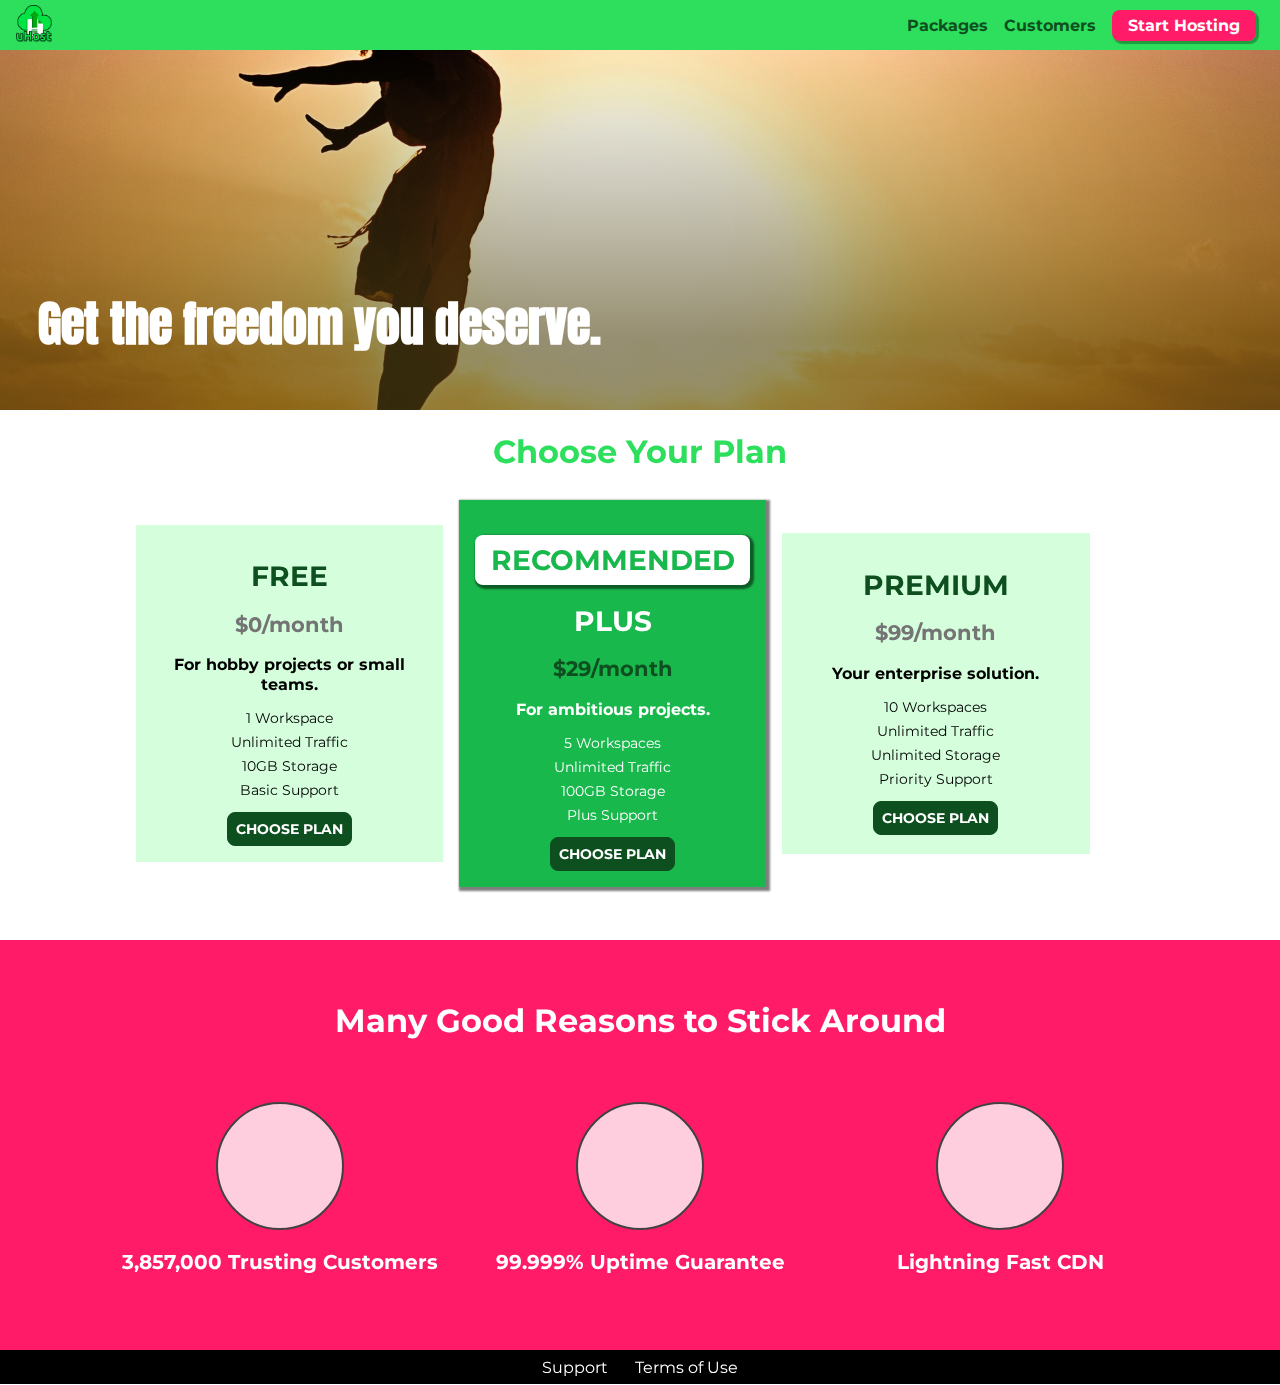
<file: index.html>
<!DOCTYPE html>
<html lang="en">

  <head>
    <meta charset="UTF-8" />
    <meta http-equiv="X-UA-Compatible" content="ie=edge" />
    <meta name="viewport" content="width=device-width, initial-scale=1.0" />

    <title>uHost</title>
    <link rel="shortcut icon" href="favicon.png" />
    <link rel="stylesheet" href="shared.css" />
    <link rel="stylesheet" href="index.css" />
  </head>

  <body>
    <div class="backdrop">
    </div>
    <div class="modal">
      <h1 class="modal__title">Do you want to continue?</h1>
      <div class="modal__actions">
        <a class="modal__action" href="start-hosting/index.html">Yes!</a>
        <button class="modal__action modal__action--negative" type="button">
          No!
        </button>
      </div>
    </div>
    <header class="main-header">
      <div class="brand">
        <button class="toggle-button">
          <span class="toggle-button__bar"></span>
          <span class="toggle-button__bar"></span>
          <span class="toggle-button__bar"></span>
        </button>
        <a href="index.html">
          <img src="./images/uhost-icon.png" alt="uHost" />
        </a>
      </div>
      <nav class="main-nav">
        <ul class="main-nav__items">
          <li class="main-nav__item">
            <a href="packages/packages.html">Packages</a>
          </li>
          <li class="main-nav__item">
            <a href="./customers/customers.html">Customers</a>
          </li>
          <li class="main-nav__item main-nav__item--cta">
            <a href="start-hosting/index.html">Start Hosting</a>
          </li>
        </ul>
      </nav>
    </header>
    <nav class="mobile-nav">
      <ul class="mobile-nav__items">
        <li class="mobile-nav__item">
          <a href="./packages/packages.html">Packages</a>
        </li>
        <li class="mobile-nav__item">
          <a href="./customers/customers.html">Customers</a>
        </li>
        <li class="mobile-nav__item mobile-nav__item--cta">
          <a href="start-hosting/index.html">Start Hosting</a>
        </li>
      </ul>
    </nav>

    <main>
      <section id="product-overview">
        <h1>Get the freedom you deserve.</h1>
      </section>
      <section id="plans">
        <h1 class="section-title">Choose Your Plan</h1>
        <div class="articles">
          <article class="article">
            <h1 class="article__title">FREE</h1>
            <h2 class="article__price">$0/month</h2>
            <h3>For hobby projects or small teams.</h3>
            <ul>
              <li>1 Workspace</li>
              <li>Unlimited Traffic</li>
              <li>10GB Storage</li>
              <li>Basic Support</li>
            </ul>
            <div>
              <button class="button">CHOOSE PLAN</button>
            </div>
          </article>
          <article class="article article--recommended">
            <h1 class="article__recommended--box">RECOMMENDED</h1>
            <h1 class="article__recommended--title">PLUS</h1>
            <h2 class="article__recommended--price">$29/month</h2>
            <h3>For ambitious projects.</h3>
            <ul>
              <li>5 Workspaces</li>
              <li>Unlimited Traffic</li>
              <li>100GB Storage</li>
              <li>Plus Support</li>
            </ul>
            <div>
              <button class="button">CHOOSE PLAN</button>
            </div>
          </article>
          <article class="article">
            <h1 class="article__title">PREMIUM</h1>
            <h2 class="article__price">$99/month</h2>
            <h3>Your enterprise solution.</h3>
            <ul>
              <li>10 Workspaces</li>
              <li>Unlimited Traffic</li>
              <li>Unlimited Storage</li>
              <li>Priority Support</li>
            </ul>
            <div>
              <button class="button">CHOOSE PLAN</button>
            </div>
          </article>
        </div>
      </section>
      <section class="reasons">
        <h1>Many Good Reasons to Stick Around</h1>
        <ul>
          <li class="reasons__item">
            <div class="reasons__item--circle"></div>
            <p class="reasons__item--description">
              3,857,000 Trusting Customers
            </p>
          </li>
          <li class="reasons__item">
            <div class="reasons__item--circle"></div>
            <p class="reasons__item--description">99.999% Uptime Guarantee</p>
          </li>
          <li class="reasons__item">
            <div class="reasons__item--circle"></div>
            <p class="reasons__item--description">Lightning Fast CDN</p>
          </li>
        </ul>
      </section>
    </main>
    <footer class="main-footer">
      <nav>
        <ul>
          <li class="main-footer__item">
            <a class="main-footer__item--link" href="#">Support</a>
          </li>
          <li class="main-footer__item">
            <a class="main-footer__item--link" href="#">Terms of Use</a>
          </li>
        </ul>
      </nav>
    </footer>
    <script src="shared.js"></script>
  </body>

</html>
</file>
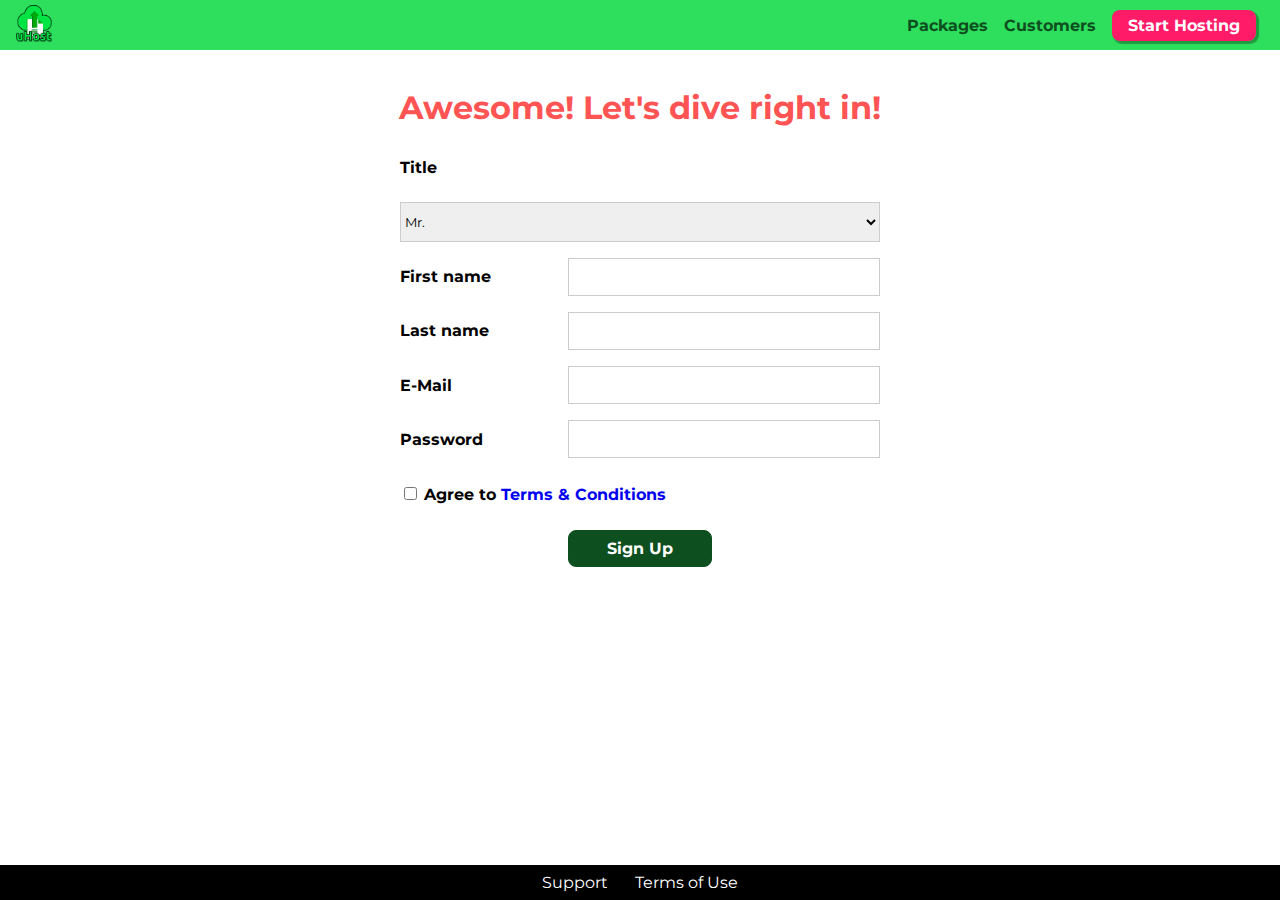
<file: start-hosting/index.html>
<!DOCTYPE html>
<html lang="en">

<head>
    <meta charset="UTF-8" />
    <meta http-equiv="X-UA-Compatible" content="ie=edge" />
    <meta name="viewport" content="width=device-width, initial-scale=1.0" />
    <title>uHost</title>
    <link rel="shortcut icon" href="favicon.png" />
    <link rel="stylesheet" href="../shared.css" />
    <link rel="stylesheet" href="hosting.css" />
</head>

<body>
    <div class="backdrop"></div>
    <header class="main-header">
        <div class="brand">
            <button class="toggle-button">
                <span class="toggle-button__bar"></span>
                <span class="toggle-button__bar"></span>
                <span class="toggle-button__bar"></span>
            </button>
            <a href="../index.html">
                <img src="../images/uhost-icon.png" alt="uHost" />
            </a>
        </div>
        <nav class="main-nav">
            <ul class="main-nav__items">
                <li class="main-nav__item">
                    <a href="../packages/packages.html">Packages</a>
                </li>
                <li class="main-nav__item">
                    <a href="../customers/customers.html">Customers</a>
                </li>
                <li class="main-nav__item main-nav__item--cta">
                    <a href="index.html">Start Hosting</a>
                </li>
            </ul>
        </nav>
    </header>
    <nav class="mobile-nav">
        <ul class="mobile-nav__items">
            <li class="mobile-nav__item">
                <a href="../packages/packages.html">Packages</a>
            </li>
            <li class="mobile-nav__item">
                <a href="../customers/customers.html">Customers</a>
            </li>
            <li class="mobile-nav__item mobile-nav__item--cta">
                <a href="index.html">Start Hosting</a>
            </li>
        </ul>
    </nav>

    <main class="signup-page">
        <h1 class="signup-title">Awesome! Let's dive right in!</h1>
        <form action="index.html" class="signup-form">
            <label for="title">Title</label>
            <select id="title">
                <option value="mr">Mr.</option>
                <option value="ms">Ms.</option>
            </select>
            <label for="first-name">First name</label>
            <input type="text" id="first-name">
            <label for="last-name">Last name</label>
            <input type="text" id="last-name">
            <label for="email">E-Mail</label>
            <input type="email" id="email">
            <label for="password">Password</label>
            <input type="password" id="password">
            <div class="signup-form__checkbox">
                <input type="checkbox" id="agree-terms">
                <label for="agree-terms">Agree to
                    <a href="#">Terms &amp; Conditions</a>
                </label>
            </div>
            <button type="submit" class="button">Sign Up</button>
        </form>
    </main>
    <footer class="main-footer">
        <nav>
            <ul>
                <li class="main-footer__item">
                    <a class="main-footer__item--link" href="#">Support</a>
                </li>
                <li class="main-footer__item">
                    <a class="main-footer__item--link" href="#">Terms of Use</a>
                </li>
            </ul>
        </nav>
    </footer>
    <script src="../shared.js"></script>
</body>

</html>
</file>
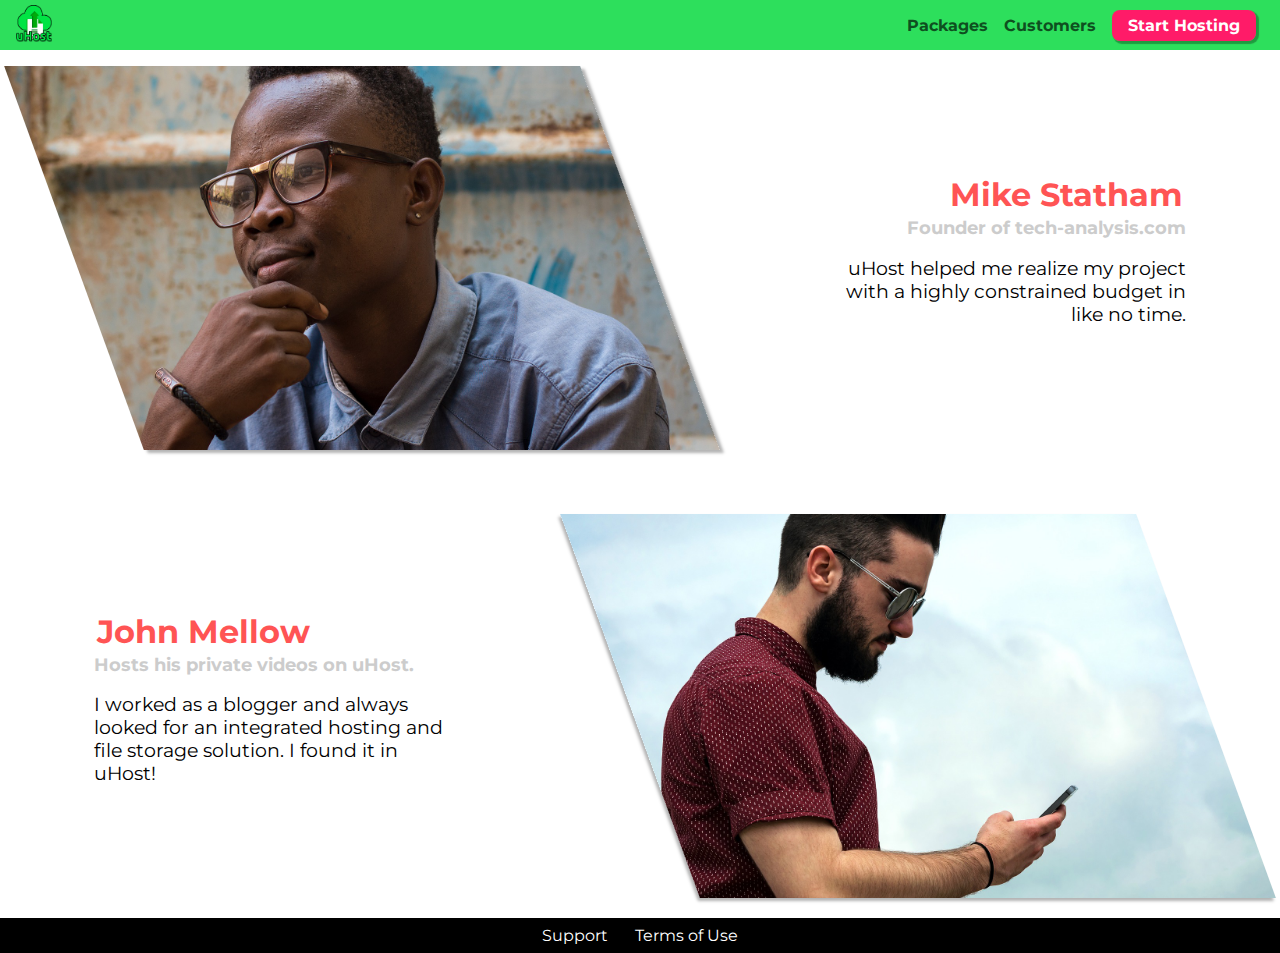
<file: customers/customers.html>
<!DOCTYPE html>
<html lang="en">

<head>
  <meta charset="UTF-8">
  <meta http-equiv="X-UA-Compatible" content="ie=edge">
  <meta name="viewport" content="width=device-width, initial-scale=1.0" />
  <title>uHost</title>
  <link rel="shortcut icon" href="favicon.png">
  <link rel="stylesheet" href="../shared.css">
  <link rel="stylesheet" href="customers.css">
</head>

<body>
  <div class="backdrop"></div>
  <header class="main-header">
    <div class="brand">
      <button class="toggle-button">
        <span class="toggle-button__bar"></span>
        <span class="toggle-button__bar"></span>
        <span class="toggle-button__bar"></span>
      </button>
      <a href="../index.html">
        <img src="../images/uhost-icon.png" alt="uHost" />
      </a>
    </div>
    <nav class="main-nav">
      <ul class="main-nav__items">
        <li class="main-nav__item">
          <a href="../packages/packages.html">Packages</a>
        </li>
        <li class="main-nav__item">
          <a href="customers.html">Customers</a>
        </li>
        <li class="main-nav__item main-nav__item--cta">
          <a href="../start-hosting/index.html">Start Hosting</a>
        </li>
      </ul>
    </nav>
  </header>
  <nav class="mobile-nav">
    <ul class="mobile-nav__items">
      <li class="mobile-nav__item">
        <a href="../packages/packages.html">Packages</a>
      </li>
      <li class="mobile-nav__item">
        <a href="customers.html">Customers</a>
      </li>
      <li class="mobile-nav__item mobile-nav__item--cta">
        <a href="../start-hosting/index.html">Start Hosting</a>
      </li>
    </ul>
  </nav>

  </header>

  <main>
    <div>
      <div class="testimonial" id="customer-1">
        <div class="testimonial__image-container">
          <img src="../images/customer-1.jpg" alt="Mike Statham - Customer" class="testimonial__image">
        </div>
        <div class="testimonial__info">
          <h1 class="testimonial__name">Mike Statham</h1>
          <h2 class="testimonial__subtitle">Founder of
            <a href="tech-analysis.com">tech-analysis.com</a>
          </h2>
          <p class="testimonial__text">uHost helped me realize my project with a highly constrained budget in like no
            time.</p>
        </div>
      </div>
      <div class="testimonial" id="customer-2">
        <div class="testimonial__info">
          <h1 class="testimonial__name">John Mellow</h1>
          <h2 class="testimonial__subtitle">Hosts his private videos on uHost.
          </h2>
          <p class="testimonial__text">I worked as a blogger and always looked for an integrated hosting and file
            storage solution. I found
            it in uHost!
          </p>
        </div>
        <div class="testimonial__image-container">
          <img src="../images/customer-2.jpg" alt="John Mellow - Customer" class="testimonial__image">
        </div>
      </div>
    </div>
  </main>
  <footer class="main-footer">
    <nav>
      <ul>
        <li class="main-footer__item">
          <a class="main-footer__item--link" href="#">Support</a>
        </li>
        <li class="main-footer__item">
          <a class="main-footer__item--link" href="#">Terms of Use</a>
        </li>
      </ul>
    </nav>
  </footer>
  <script src="../shared.js"></script>
</body>

</html>
</file>
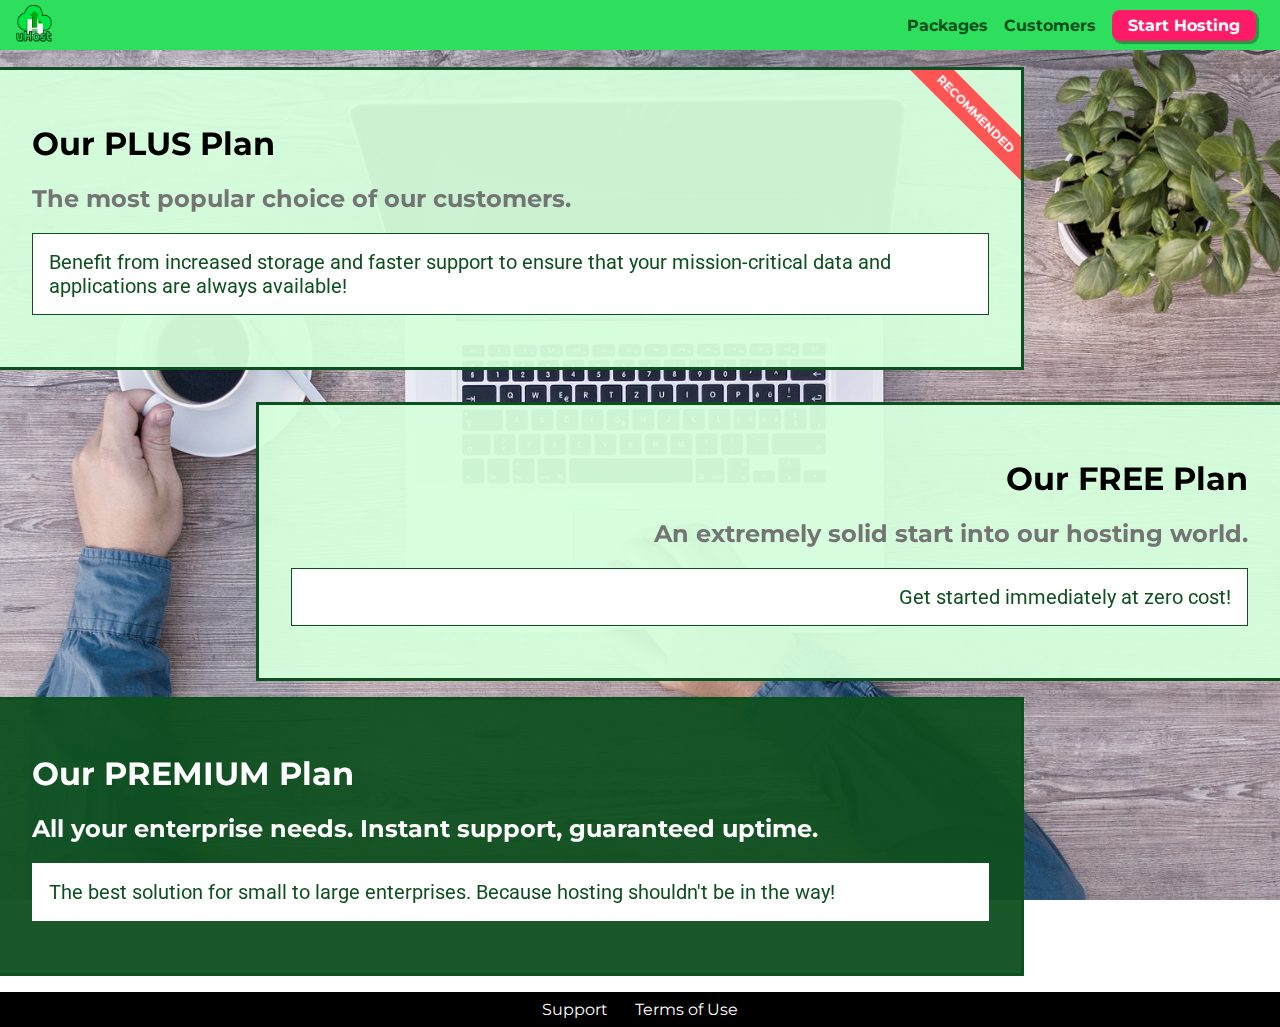
<file: packages/packages.html>
<!DOCTYPE html>
<html lang="en">

<head>
  <meta charset="UTF-8">
  <meta http-equiv="X-UA-Compatible" content="ie=edge">
  <meta name="viewport" content="width=device-width, initial-scale=1.0" />
  <title>uHost</title>
  <link rel="shortcut icon" href="favicon.png">
  <link rel="stylesheet" href="packages.css">
  <link rel="stylesheet" href="../shared.css">
</head>

<body>
  <div class="backdrop"></div>
  <div class="background"></div>
  <header class="main-header">
    <div class="brand">
      <button class="toggle-button">
        <span class="toggle-button__bar"></span>
        <span class="toggle-button__bar"></span>
        <span class="toggle-button__bar"></span>
      </button>
      <a href="../index.html">
        <img src="../images/uhost-icon.png" alt="uHost" />
      </a>
    </div>
    <nav class="main-nav">
      <ul class="main-nav__items">
        <li class="main-nav__item">
          <a href="packages.html">Packages</a>
        </li>
        <li class="main-nav__item">
          <a href="../customers/customers.html">Customers</a>
        </li>
        <li class="main-nav__item main-nav__item--cta">
          <a href="../start-hosting/index.html">Start Hosting</a>
        </li>
      </ul>
    </nav>
  </header>
  <nav class="mobile-nav">
    <ul class="mobile-nav__items">
      <li class="mobile-nav__item">
        <a href="packages.html">Packages</a>
      </li>
      <li class="mobile-nav__item">
        <a href="../customers/customers.html">Customers</a>
      </li>
      <li class="mobile-nav__item mobile-nav__item--cta">
        <a href="../start-hosting/index.html">Start Hosting</a>
      </li>
    </ul>
  </nav>

  </header>
  <main>
    <section class="package">
      <a href="#">
        <h1 class="package--title">Our PLUS Plan</h1>
        <h2 class="package--badge">RECOMMENDED</h2>
        <h2 class="package--description">The most popular choice of our customers.</h2>
        <p class="package--description2">Benefit from increased storage and faster support to ensure that your
          mission-critical data and applications
          are always available!</p>
      </a>
    </section>
    <section class="package" id="package2">
      <a href="#">
        <h1 class="package--title">Our FREE Plan</h1>
        <h2 class="package--description">An extremely solid start into our hosting world.</h2>
        <p class="package--description2">Get started immediately at zero cost!</p>
      </a>
    </section>
    <section class="package package--recommended">
      <a href="#">
        <h1 class="package--title--recommended">Our PREMIUM Plan</h1>
        <h2 class="package--description--recommended">All your enterprise needs. Instant support, guaranteed uptime.
        </h2>
        <p class="package--description2--recommended">The best solution for small to large enterprises. Because hosting
          shouldn't be in the way!</p>
      </a>
    </section>
  </main>
  <footer class="main-footer">
    <nav>
      <ul>
        <li class="main-footer__item">
          <a class="main-footer__item--link" href="#">Support</a>
        </li>
        <li class="main-footer__item">
          <a class="main-footer__item--link" href="#">Terms of Use</a>
        </li>
      </ul>
    </nav>
  </footer>
  <script src="../shared.js"></script>
</body>

</html>
</file>
<file: shared.css>
@import url('https://fonts.googleapis.com/css2?family=Roboto&display=swap');
@import url('https://fonts.googleapis.com/css2?family=Anton&display=swap');
@import url('https://fonts.googleapis.com/css2?family=Montserrat:wght@400;700&display=swap');

* {
  box-sizing: border-box;
}

body {
  height: 100vh;
  font-family: 'Montserrat', sans-serif;
  margin: 0;
  display: grid;
  grid-template-rows: 2.79rem auto 2.18rem;
  grid-template-areas:
    'hd'
    'main'
    'ft';
}

ul {
  list-style: none;
  padding: 0;
}

a {
  text-decoration: none;
}

main {
  grid-area: main;
}

@media (min-width: 40rem) {
  body {
    grid-template-rows: 3.15rem auto 2.18rem;
  }
}

.main-header {
  background-color: #2ddf5c;
  position: fixed;
  width: 100%;
  top: 0;
  left: 0;
  z-index: 1;
  display: flex;
  align-items: center;
  justify-content: space-between;
}

@media (min-width: 40rem) {
  .main-header {
    padding: 0.3rem 1rem;
  }
}

.brand {
  display: inline-flex;
  align-items: center;
}

.brand img {
  height: 2.3rem;
}

.main-nav {
  display: none;
}

@media (min-width: 40rem) {
  .toggle-button {
    display: none;
  }
  .main-nav {
    display: flex;
  }

  .main-nav__items {
    margin: 0;
    padding: 0;
    display: flex;
  }

  .main-nav__item {
    margin: 0 0.5rem;
  }

  .main-nav__item a {
    color: #0e4f1f;
    font-weight: bold;
    padding: 0.18rem 0;
  }

  .main-nav__item a:hover,
  .main-nav__item a:active {
    color: white;
    border-bottom: 3px solid white;
  }

  .main-nav__item--cta a {
    color: white;
    background-color: #ff1b68;
    padding: 0.37rem 1rem;
    border-radius: 0.5rem;
    box-shadow: 2px 2px 1px 1px rgba(0, 0, 0, 0.3);
  }

  .main-nav__item--cta a:hover,
  .main-nav__item--cta a:active {
    border: none;
    color: #ff1b68;
    background-color: white;
  }
}

.toggle-button {
  width: 3rem;
  background: transparent;
  border: none;
  cursor: pointer;
  padding-top: 0;
  padding-bottom: 0;
}

.toggle-button:focus {
  outline: none;
}

.toggle-button__bar {
  width: 100%;
  height: 0.13rem;
  background: black;
  display: block;
  margin: 0.6rem 0;
}

/* FOOTER */

.main-footer {
  grid-area: ft;
  background-color: black;
}

.main-footer ul {
  margin: 0;
  display: flex;
  justify-content: center;
}

.main-footer__item {
  padding: 0.5rem 0.87rem;
}

.main-footer__item--link {
  color: white;
}

.main-footer__item--link:hover {
  color: #cccccc;
}

/*BACKDROP*/

.backdrop {
  width: 100vw;
  height: 100vh;
  position: fixed;
  top: 0;
  left: 0;
  z-index: 100;
  background-color: rgba(0, 0, 0, 0.5);
  display: none;
}

/*Mobile Nav */

.mobile-nav {
  transform: translateX(-100%);
  transition: transform 0.2s ease-out;
  position: fixed;
  z-index: 101;
  top: 0;
  left: 0;
  background: white;
  height: 100vh;
}

.mobile-nav__items {
  display: flex;
  flex-flow: column;
  align-items: center;
  margin: 1rem;
}

.mobile-nav__item {
  margin: 1rem 0;
}

.mobile-nav__item a {
  color: #0e4f1f;
  font-weight: bold;
  padding: 0.18rem 0;
  font-size: 1.5rem;
}

.mobile-nav__item--cta a {
  color: white;
  background-color: #ff1b68;
  padding: 0.37rem 1rem;
  border-radius: 0.5rem;
  box-shadow: 2px 2px 1px 1px rgba(0, 0, 0, 0.3);
}

.mobile-nav__item--cta a:hover,
.mobile-nav__item--cta:active {
  border: none;
  color: #ff1b68;
  background-color: white;
}

.open {
  display: block;
}

.openMobileNav {
  transform: translateX(0);
}

/* Animations */

@keyframes wiggle {
  0% {
    background-color: #ff1b68;
    transform: rotateZ(3deg);
  }
  10% {
    background-color: #ff1bff;
  }
  20% {
    background-color: #ca1bff;
  }
  30% {
    background-color: #911bff;
    transform: rotateZ(-3deg);
  }
  40% {
    background-color: #451bff;
  }
  50% {
    background-color: #1b98ff;
  }
  60% {
    background-color: #1bfff4;
    transform: rotateZ(3deg);
  }
  70% {
    background-color: #1bff54;
  }
  80% {
    background-color: #89ff1b;
  }
  90% {
    background-color: #fbff1b;
    transform: rotateZ(-3deg);
  }
  100% {
    background-color: #ff951b;
  }
}
</file>
<file: index.css>
#product-overview {
  height: 33vh;
  width: 100%;
  position: relative;
  background: linear-gradient(to top, rgba(80, 68, 18, 0.6) 20%, transparent),
    url('./images/freedom.jpg') center/cover no-repeat border-box;
}

.section-title {
  color: #2ddf5c;
  text-align: center;
}

#product-overview h1 {
  color: white;
  font-family: 'Anton', sans-serif;
  position: absolute;
  bottom: 5%;
  left: 3%;
  font-size: 1.6rem;
}

@media (min-width: 40rem) {
  #product-overview {
    height: 40vh;
  }

  #product-overview h1 {
    font-size: 3rem;
  }
}
.articles {
  font-size: 0.87rem;
  text-align: center;
}

.article {
  display: block;
  padding: 1rem;
  margin: 0.5rem;
  background-color: #d5ffdc;
}

@media (min-width: 40rem) {
  .articles {
    width: 80%;
    margin: auto;
    min-width: 38rem;
    display: flex;
    align-items: center;
  }
  .article {
    width: 30%;
  }

  .article:last-of-type {
    height: 20.07rem;
  }
}

.article__title {
  color: #0e4f1f;
}

.article__price {
  color: #747474;
}

.button {
  background-color: #0e4f1f;
  color: white;
  border-radius: 8px;
  font: inherit;
  font-weight: bold;
  border: 1.5px solid #0e4f1f;
  padding: 0.5rem;
  cursor: pointer;
}

.button:hover,
.button:active {
  background-color: white;
  color: #126328;
  border: 1.5px solid #126328;
}

.article--recommended {
  background-color: #19b84c;
  color: white;
  box-shadow: 2px 2px 2px 2px rgba(0, 0, 0, 0.5);
}

.article__recommended--box {
  background: white;
  color: #19b84c;
  border-radius: 8px;
  padding: 0.5rem;
  box-shadow: 2px 2px 2px 2px rgba(0, 0, 0, 0.5);
}

.article__recommended--title {
  color: white;
}

.article__recommended--price {
  color: #0e4f1f;
}

.article ul {
  padding: 0px;
}

.article li {
  margin: 0.5rem 0;
}

.reasons {
  margin-top: 2.81rem;
  background-color: #ff1b68;
  text-align: center;
  color: white;
  padding: 1.25rem;
}

.reasons h1 {
  padding: 1.25rem;
}

.reasons ul {
  padding: 1.25rem;
  display: flex;
  flex-direction: column;
}

.reasons__item {
  display: flex;
  flex-direction: column;
  align-items: center;
  justify-content: center;
}

@media (min-width: 40rem) {
  .reasons ul {
    display: flex;
    flex-direction: row;
    justify-content: center;
    align-items: flex-start;
  }
  .reasons__item {
    width: 30%;
  }
}

.reasons__item--circle {
  border-radius: 50%;
  border: 2px solid #424242;
  background-color: #ffcede;
  width: 128px;
  height: 128px;
}

.reasons__item--description {
  font-weight: bold;
  font-size: 1.25rem;
}

.modal {
  opacity: 0;
  transition: opacity 0.3s ease-out;
  position: fixed;
  z-index: -200;
  left: 10%;
  top: 20%;
  width: 80vw;
  background-color: white;
  padding: 1rem;
  border: 1px solid white;
  box-shadow: 1px 1px 1px rgba(0, 0, 0, 0.5);
  text-align: center;
}

.openModal {
  opacity: 1;
  z-index: 200;
}

.modal__title {
  margin: 0 0 2.7rem 0;
}
.modal__actions {
  display: flex;
  justify-content: space-evenly;
}
.modal__action {
  font: inherit;
  font-size: 1.5rem;
  background-color: #0e4f1f;
  border: 1px solid #0e4f1f;
  padding: 1rem 2rem;
  color: white;
  cursor: pointer;
}

.modal__action:hover,
.modal__action:active {
  background-color: #2ddf5c;
  border-color: #2ddf5c;
}

.modal__action--negative {
  background-color: red;
  border-color: red;
}

.modal__action--negative:hover,
.modal__action--negative:active {
  background-color: #ff5454;
  border-color: #ff5454;
}
</file>
<file: start-hosting/hosting.css>
main {
  padding: 1rem;
}

.signup-form {
  display: grid;
  /* grid-template-rows: repeat(14, 38px); */
}

.signup-title {
  color: #ff5454;
  text-align: center;
}

.signup-form label,
.signup-form select,
.signup-form input,
.signup-form__checkbox {
  padding: 0.6rem 0;
  font-family: inherit;
}

.signup-form input,
.signup-form select {
  border: 1px solid #ccc;
}

.signup-form input:focus,
.signup-form select:focus {
  outline: none;
  background-color: #d8f3df;
  border: 1px solid #2ddf5c;
}

.signup-form input:invalid {
  background-color: #ff5454;
}

.signup-form label {
  font-weight: bold;
}

.button {
  background-color: #0e4f1f;
  color: white;
  border-radius: 8px;
  font: inherit;
  font-weight: bold;
  border: 1.5px solid #0e4f1f;
  padding: 0.5rem;
  cursor: pointer;
  justify-self: center;
  width: 9rem;
  margin-top: 1rem;
}

.button:hover,
.button:active {
  background-color: white;
  color: #126328;
  border: 1.5px solid #126328;
}

.button[disabled] {
  cursor: not-allowed;
  background-color: #a1a1a1a1;
  border: 1.5px solid #ccc;
  color: #a1a1a1;
}

@media (min-width: 40rem) {
  .signup-form {
    width: 30rem;
    margin: auto;
    grid-template-columns: 10rem auto;
    row-gap: 1rem;
    column-gap: 0.5rem;
  }

  .signup-form__checkbox {
    grid-column: span 2;
  }

  #title {
    grid-column: span 2;
  }
  .button {
    margin-top: 0;
    grid-column: span 2;
  }
}
</file>
<file: customers/customers.css>
@media (min-width: 40rem) {
  main {
    padding-top: 1rem; /*se der margin top ele arrasta tudo e fica pedaço branco, padding preenche com a cor do background*/
  }
}

/*IMAGE*/

.testimonial__image-container {
  box-shadow: 3px 3px 3px rgba(0, 0, 0, 0.3);
}

.testimonial__image {
  width: 100%;
  vertical-align: top;
}

/*TEXT*/

.testimonial__info {
  text-align: right;
  padding: 20px;
}

.testimonial__name {
  color: #ff5454;
  margin: 3px;
}

.testimonial__subtitle {
  color: #ccc;
  font-size: 1.1rem;
  margin: 0;
}

.testimonial__subtitle a {
  color: #ccc;
  text-decoration: none;
}

.testimonial__subtitle a:hover {
  color: #a5a4a4;
  text-decoration: none;
}

.testimonial__text {
  font-size: 1.18rem;
}

/*Customer-2*/

#customer-2 .testimonial__info {
  text-align: left;
  padding: 20px;
}

#customer-2 .testimonial__image-container {
  box-shadow: -3px 3px 3px rgba(0, 0, 0, 0.3);
}

@media (min-width: 40rem) {
  .testimonial {
    display: flex;
    align-items: center;
    justify-content: space-around;
  }
  .testimonial__image-container {
    width: 65%;
    max-width: 36rem;
    transform: skew(20deg);
    overflow: hidden;
  }

  .testimonial__image {
    transform: skew(-20deg) scale(1.3);
  }

  .testimonial__info {
    text-align: right;
    width: 32%;
  }

  #customer-2.testimonial {
    margin: 4rem 0 1.25rem 0;
    text-align: right;
  }
}

@keyframes flip-customer {
  0% {
    transform: rotateY(0) skew(20deg);
  }

  100% {
    transform: rotateY(360deg) skew(20deg);
  }
}
</file>
<file: packages/packages.css>
main {
  padding-top: 1px;
}

.background {
  background: url('../images/plans-background.jpg') center/cover;
  filter: grayscale(40%);
  width: 100%;
  height: 100vh;
  position: fixed;
  z-index: -1;
}

.package {
  border: 3px solid #0e4f1f;
  background-color: rgba(213, 255, 220, 0.95);
  margin: 1rem 0;
  width: 80%;
  max-width: 1500px;
  border-left: none;
  position: relative;
  overflow: hidden;
}

.package a {
  display: block;
  padding: 2rem;
}

.package--badge {
  font-size: 0.75rem;
  color: white;
  background-color: #ff5454;
  padding: 0.5rem;
  margin: 0;
  position: absolute;
  top: 0;
  right: 0;
  transform: rotate(45deg) translate(3.5rem, -1rem);
  width: 12rem;
  text-align: center;
}

.package:hover,
.package:active {
  box-shadow: 2px 2px 4px rgba(0, 0, 0, 0.5);
  border-color: #ff5454;
  animation: movePackages 0.5s ease-out forwards;
}

.package--title {
  color: #000000;
}

.package--description {
  color: #747474;
}

.package--description2 {
  border: 1.3px solid #0e4f1f;
  background-color: white;
  padding: 1rem;
  color: #0e4f1f;
  font-size: 1.25rem;
  font-family: 'Roboto', sans-serif;
}

.package--recommended {
  background-color: rgba(14, 79, 31, 0.95);
  clear: both;
}

.package--title--recommended,
.package--description--recommended {
  color: white;
}

.package--description2--recommended {
  border: 1.3px solid white;
  background-color: white;
  padding: 1rem;
  color: #0e4f1f;
  font-size: 1.25rem;
  font-family: 'Roboto', sans-serif;
}

#package2 {
  float: right;
  border-left: 3px solid #0e4f1f;
  border-right: none;
  text-align: right;
}

#package2:hover {
  box-shadow: 2px 2px 4px rgba(0, 0, 0, 0.5);
  border-color: #ff5454;
}

@keyframes movePackages {
  0% {
    transform: translate(0);
  }
  50% {
    transform: translate(0, -1rem);
  }
  100% {
    transform: translate(0, -0.7rem);
  }
}
</file>
